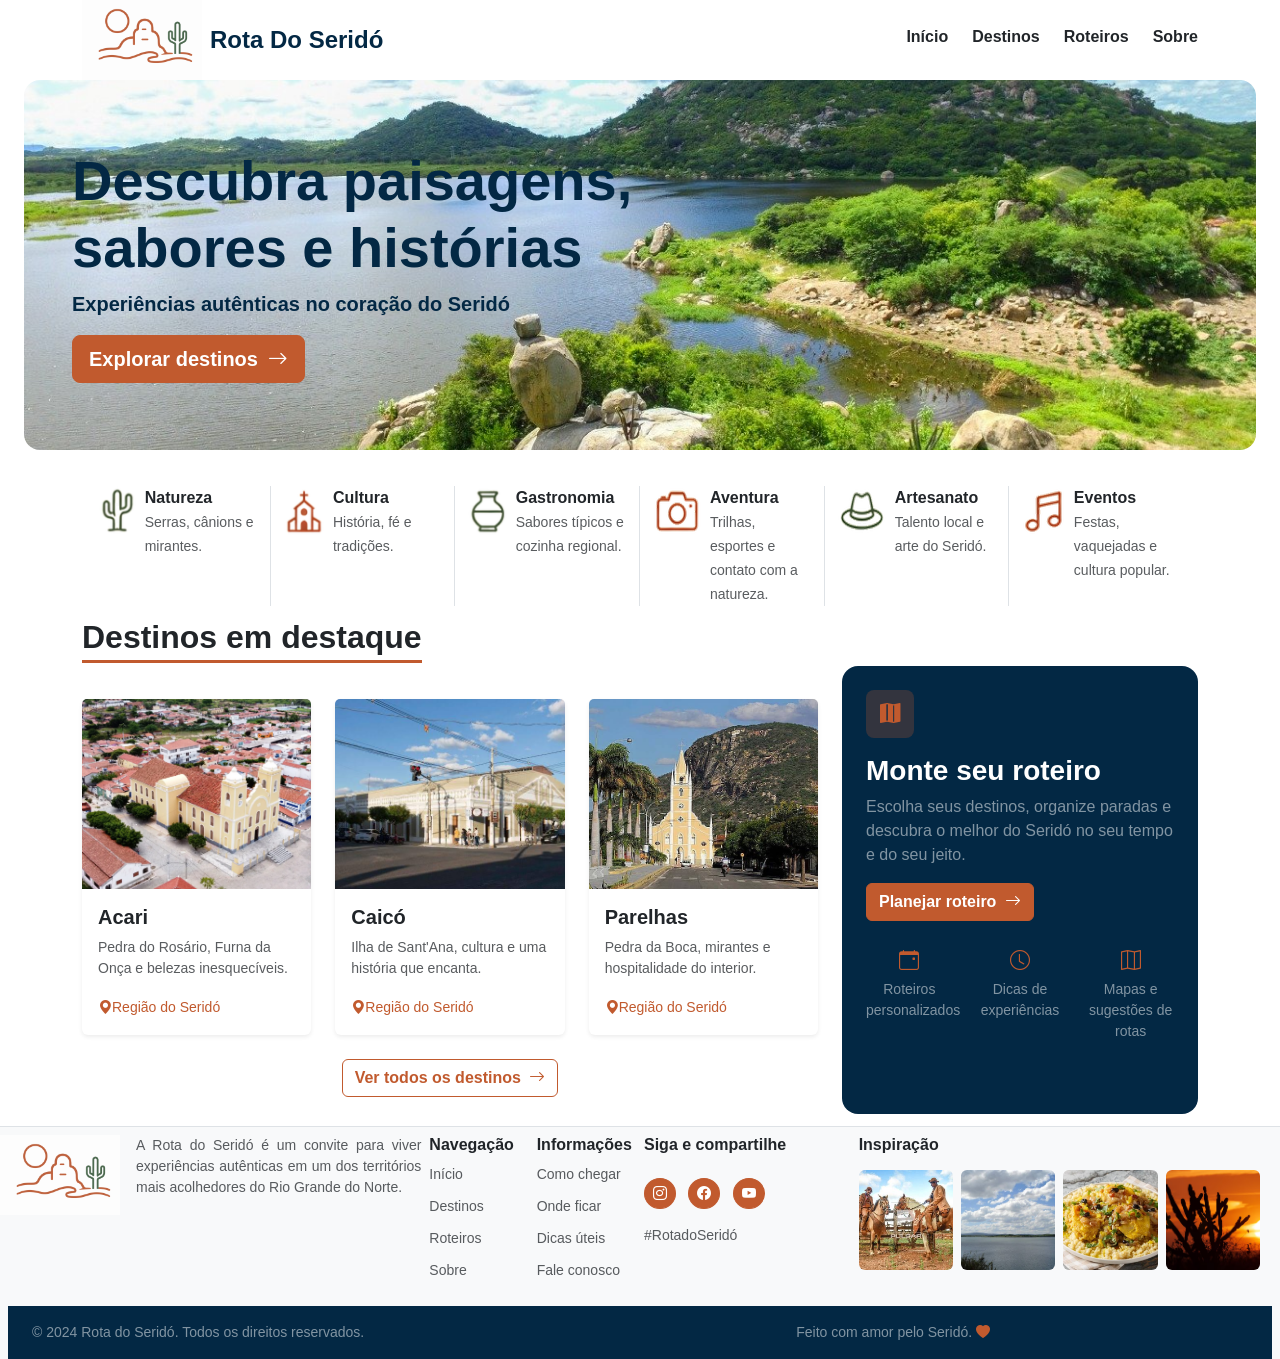
<file: index.html>
<!doctype html>
<html lang="pt-BR">

<head>
  <meta charset="UTF-8" />
  <meta name="viewport" content="width=device-width, initial-scale=1.0" />
  <title>Rota do Seridó</title>

  <link rel="stylesheet" href="https://cdn.jsdelivr.net/npm/bootstrap@5.3.8/dist/css/bootstrap.min.css" rel="stylesheet"
    integrity="sha384-sRIl4kxILFvY47J16cr9ZwB07vP4J8+LH7qKQnuqkuIAvNWLzeN8tE5YBujZqJLB" crossorigin="anonymous" />

  <link rel="stylesheet" href="https://cdn.jsdelivr.net/npm/bootstrap-icons@1.13.1/font/bootstrap-icons.min.css">

  <link rel="stylesheet" href="styles.css" />

</head>

<body>

  <div class="container d-flex justify-content-between align-items-center py-0">
    <header id="cabecalho" class="d-flex align-items-center gap-2">
      <img src="imagens1/LogoRotaDoSerido.png" alt="Logo Rota do Seridó" width="120px" height="80px">
      <h1 class="fs-4 fw-bold mb-0">Rota Do Seridó</h1>
    </header>

    <nav id="navegacao-principal" class="list-unstyled d-flex gap-4 mb-0">
      <a class="text-decoration-none fw-semibold text-dark" href="index.html">Início</a>
      <a class="text-decoration-none fw-semibold text-dark" href="destinos.html">Destinos</a>
      <a class="text-decoration-none fw-semibold text-dark" href="#">Roteiros</a>
      <a class="text-decoration-none fw-semibold text-dark" href="#">Sobre</a>
    </nav>
  </div>

  <section id="imagem-inicio" class="position-relative rounded-4 overflow-hidden mb-2 mx-3 mx-md-4">
    <figure class="m-0 py-0">
      <div class="ratio ratio-21x9" style="--bs-aspect-ratio: 30%;">
        <img class="object-fit-cover" src="imagens1/ImagemInicio.jpg" alt="Paisagem do Seridó">
      </div>
    </figure>

    <article class="position-absolute top-0 start-0 w-100 h-100 d-flex align-items-center">
      <div class="col-lg-7 col-md-9 p-4 p-md-5">
        <h2 class="display-4 fw-bold" style="color: #032844;">Descubra paisagens, sabores e histórias</h2>
        <p class="fs-5 fw-semibold" style="color: #032844;">Experiências autênticas no coração do Seridó</p>
        <a class="btn btn-danger btn-lg fw-bold" href="destinos.html">Explorar destinos <i
            class="bi bi-arrow-right ms-1"></i></a>
      </div>
    </article>

  </section>

  <main class="container">

    <section id="categorias" class="row row-cols-2 row-cols-md-3 row-cols-lg-6 g-4 py-1 m-1">

      <article class="d-flex gap-2 border-end">
        <img src="imagens1/icone-natureza.png" alt="" width="50" height="50">
        <div class="flex-column">
          <p class="fw-bold mb-0">Natureza</p>
          <small class="text-muted mb-0" style="text-align: justify;">Serras, cânions e mirantes.</small>
        </div>
      </article>

      <article class="d-flex gap-2 border-end">
        <img src="imagens1/icone-cultura.png" alt="" width="50" height="50">
        <div class="flex-column">
          <p class="fw-bold mb-0">Cultura</p>
          <small class="text-muted mb-0" style="text-align: justify;">História, fé e tradições.</small>
        </div>
      </article>

      <article class="d-flex gap-2 border-end">
        <img src="imagens1/icone-gastronomia.png" alt="" width="50" height="50">
        <div class="flex-column">
          <p class="fw-bold mb-0">Gastronomia</p>
          <small class="text-muted mb-0" style="text-align: justify;">Sabores típicos e cozinha regional.</small>
        </div>
      </article>

      <article class="d-flex gap-2 border-end">
        <img src="imagens1/icone-aventura.png" alt="" width="50" height="50">
        <div class="flex-column">
          <p class="fw-bold mb-0">Aventura</p>
          <small class="text-muted mb-0" style="text-align: justify;">Trilhas, esportes e contato com a
            natureza.</small>
        </div>
      </article>

      <article class="d-flex gap-2 border-end">
        <img src="imagens1/icone-artesanato.png" alt="" width="50" height="50">
        <div class="flex-column">
          <p class="fw-bold mb-0">Artesanato</p>
          <small class="text-muted mb-0" style="text-align: justify;">Talento local e arte do Seridó.</small>
        </div>
      </article>

      <article class="d-flex gap-2">
        <img src="imagens1/icone-eventos.png" alt="" width="50" height="50">
        <div class="flex-column">
          <p class="fw-bold mb-0">Eventos</p>
          <small class="text-muted mb-0" style="text-align: justify;">Festas, vaquejadas e cultura popular.</small>
        </div>
      </article>

    </section>

    <div class="row g-4 py-1">

      <section id="destinos" class="col-lg-8">
        <h2 class="fw-bold border-bottom border-danger border-3 d-inline-block pb-1">Destinos em destaque</h2>

        <div class="row g-4 mt-1">

          <article class="col-md-4">
            <div class="card h-100 shadow-sm border-0">
              <figure class="m-0">
                <img src="imagens1/Acari.png" alt="Acari" class="card-img-top object-fit-cover" style="height: 190px;">
              </figure>
              <div class="card-body">
                <h3 class="card-title fs-5 fw-bold">Acari</h3>
                <p class="card-text text-muted small">
                  Pedra do Rosário, Furna da Onça e belezas inesquecíveis.
                </p>
                <small class="text-danger"><i class="bi bi-geo-alt-fill"></i>Região do Seridó</small>
              </div>
            </div>
          </article>

          <article class="col-md-4">
            <div class="card h-100 shadow-sm border-0">
              <figure class="m-0">
                <img src="imagens1/Caico.png" alt="Caicó" class="card-img-top object-fit-cover" style="height: 190px;">
              </figure>
              <div class="card-body">
                <h3 class="card-title fs-5 fw-bold">Caicó</h3>
                <p class="card-text text-muted small">
                  Ilha de Sant'Ana, cultura e uma história que encanta.
                </p>
                <small class="text-danger"><i class="bi bi-geo-alt-fill"></i>Região do Seridó</small>
              </div>
            </div>
          </article>

          <article class="col-md-4">
            <div class="card h-100 shadow-sm border-0">
              <figure class="m-0">
                <img src="imagens1/Parelhas.png" alt="Parelhas" class="card-img-top object-fit-cover"
                  style="height: 190px;">
              </figure>
              <div class="card-body">
                <h3 class="card-title fs-5 fw-bold">Parelhas</h3>
                <p class="card-text text-muted small">
                  Pedra da Boca, mirantes e hospitalidade do interior.
                </p>
                <small class="text-danger"><i class="bi bi-geo-alt-fill"></i>Região do Seridó</small>
              </div>
            </div>
          </article>

        </div>

        <div class="text-center mt-4">
          <a href="destinos.html" class="btn btn-outline-danger fw-bold">Ver todos os destinos <i class="bi bi-arrow-right ms-1"></i>
          </a>
        </div>

      </section>

      <aside id="card-roteiro" class="col-12 col-lg-4 mb-5">

        <article class="text-white rounded-4 p-4 mt-4 mt-lg-5 h-100" style="background-color: #032844;">
          <div class="bg-danger bg-opacity-25 rounded-3 d-inline-flex align-items-center justify-content-center mb-3"
            style="width: 48px; height: 48px">
            <i class="bi bi-map-fill text-danger fs-5"></i>
          </div>
          <h2 class="fs-3 fw-bold">Monte seu roteiro</h2>
          <p class="text-white-50">
            Escolha seus destinos, organize paradas e descubra o melhor
            do Seridó no seu tempo e do seu jeito.
          </p>
          <a href="#" class="btn btn-danger fw-bold mb-4">
            Planejar roteiro <i class="bi bi-arrow-right ms-1"></i>
          </a>

          <div class="row text-center small text-white-50">
            <div class="col-4">
              <i class="bi bi-calendar-event text-danger d-block mb-1 fs-5"></i>
              Roteiros personalizados
            </div>
            <div class="col-4">
              <i class="bi bi-clock text-danger d-block mb-1 fs-5"></i>
              Dicas de experiências
            </div>
            <div class="col-4">
              <i class="bi bi-map text-danger d-block mb-1 fs-5"></i>
              Mapas e sugestões de rotas
            </div>
          </div>
        </article>

      </aside>
    </div>
  </main>

  <footer id="rodape" class="bg-light border-top mt-2">

    <div class="row g-2 py-2">

      <section class="d-flex flex-column flex-sm-row justify-content-between col-12 col-lg-4 gap-3">
        <img src="imagens1/LogoRotaDoSerido.png" alt="Logo Rota do Seridó" width="120" height="80" class="mb-2">
        <small class="text-muted" style="text-align: justify;">
          A Rota do Seridó é um convite para viver experiências
          autênticas em um dos territórios mais acolhedores do
          Rio Grande do Norte.
        </small>
      </section>

      <nav id="Navegacao-rodape" class="col-12 col-sm-6 col-lg-1">
        <h4 class="fs-6 fw-bold">Navegação</h4>
        <ul class="list-unstyled">
          <li class="mb-2"><a href="" class="text-muted text-decoration-none small">Início</a></li>
          <li class="mb-2"><a href="" class="text-muted text-decoration-none small">Destinos</a></li>
          <li class="mb-2"><a href="" class="text-muted text-decoration-none small">Roteiros</a></li>
          <li class="mb-2"><a href="" class="text-muted text-decoration-none small">Sobre</a></li>
        </ul>
      </nav>

      <section id="informacoes" class="col-12 col-sm-6 col-lg-1">
        <h4 class="fs-6 fw-bold">Informações</h4>
        <ul class="list-unstyled">
          <li class="mb-2"><a href="" class="text-muted text-decoration-none small">Como chegar</a></li>
          <li class="mb-2"><a href="" class="text-muted text-decoration-none small">Onde ficar</a></li>
          <li class="mb-2"><a href="" class="text-muted text-decoration-none small">Dicas úteis</a></li>
          <li class="mb-2"><a href="" class="text-muted text-decoration-none small">Fale conosco</a></li>
        </ul>
      </section>

      <section id="redes-sociais" class="col-12 col-sm-6 col-lg-2">
        <h4 class="fs-6 fw-bold small pb-3">Siga e compartilhe</h4>
        <ul class="list-inline">
          <li class="list-inline-item"><a href="" class="btn btn-danger btn-sm rounded-circle"><i
                class="bi bi-instagram"></i></a></li>
          <li class="list-inline-item"><a href="" class="btn btn-danger btn-sm rounded-circle"><i
                class="bi bi-facebook"></i></a></li>
          <li class="list-inline-item"><a href="" class="btn btn-danger btn-sm rounded-circle"><i
                class="bi bi-youtube"></i></a></li>
        </ul>
        <p class="text-muted small">#RotadoSeridó</p>
      </section>

      <section id="inspiracao" class="col-12 col-sm-6 col-lg-4 pe-4">
        <h4 class="fs-6 fw-bold pb-3">Inspiração</h4>
        <div class="row row-cols-4 g-2">
          <figure class="col m-0">
            <img src="imagens1/Vaqueiros.png" alt="Vaqueiros" class="img-fluid rounded object-fit-cover w-100"
              style="height: 100px;">
          </figure>
          <figure class="col m-0">
            <img src="imagens1/açude2.png" alt="Açude" class="img-fluid rounded object-fit-cover w-100"
              style="height: 100px;">
          </figure>
          <figure class="col m-0">
            <img src="imagens1/cuscuz.png" alt="Cuscuz" class="img-fluid rounded object-fit-cover w-100"
              style="height: 100px;">
          </figure>
          <figure class="col m-0">
            <img src="imagens1/cacto.png" alt="Cacto" class="img-fluid rounded object-fit-cover w-100"
              style="height: 100px;">
          </figure>
        </div>
      </section>

    </div>

    <section id="conclusao" class=" text-white-50 py-3 mx-md-2" style="background-color: #032844;">
      <div class="d-flex small" id="rodape-final">
        <p class="mb-0 ps-4">&copy; 2024 Rota do Seridó. Todos os direitos reservados.</p>
        <p class="mb-0"id="feito-amor" style="padding-left: 27rem;">Feito com amor pelo Seridó. <i class="bi bi-heart-fill text-danger"></i></p>
      </div>
    </section>

  </footer>

</body>

</html>
</file>
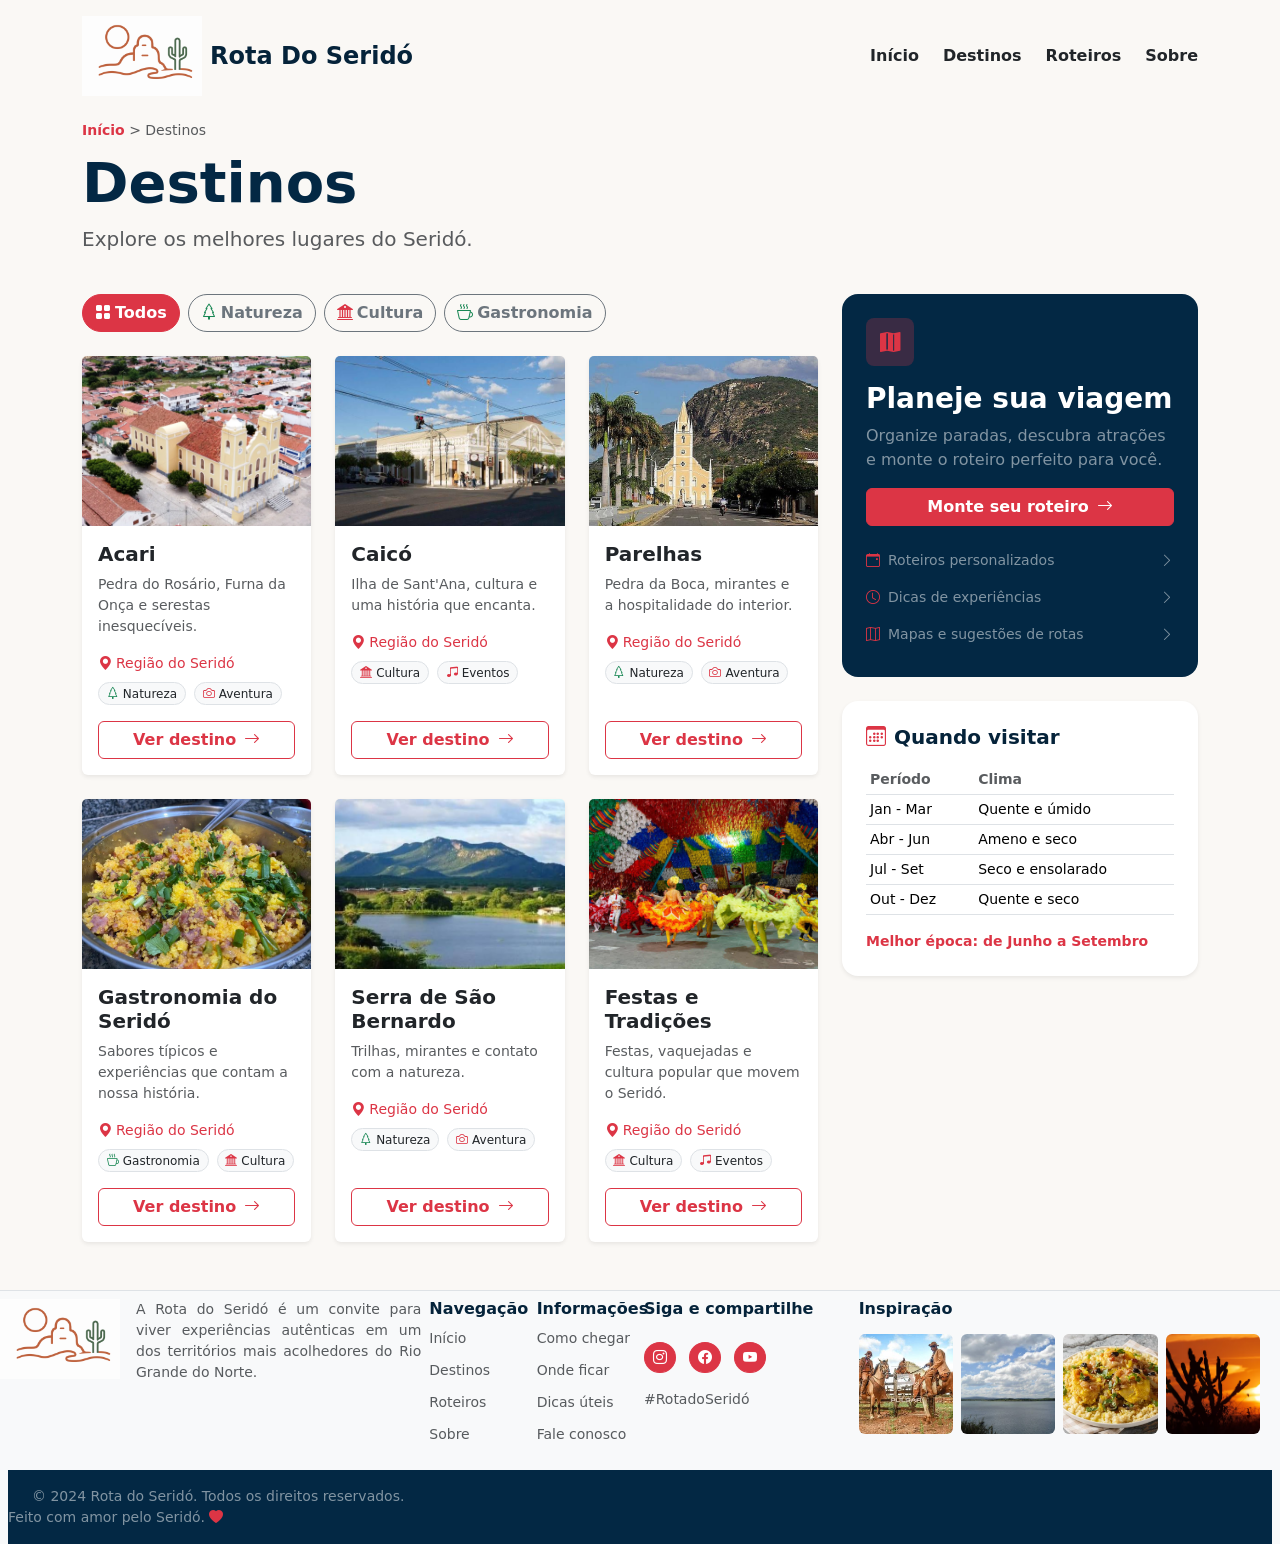
<file: destinos.html>
<!doctype html>
<html lang="pt-BR">

<head>
  <meta charset="UTF-8" />
  <meta name="viewport" content="width=device-width, initial-scale=1.0" />
  <title>Destinos - Rota do Seridó</title>

  <link rel="stylesheet" href="https://cdn.jsdelivr.net/npm/bootstrap@5.3.8/dist/css/bootstrap.min.css" rel="stylesheet"
    integrity="sha384-sRIl4kxILFvY47J16cr9ZwB07vP4J8+LH7qKQnuqkuIAvNWLzeN8tE5YBujZqJLB" crossorigin="anonymous" />
  <link rel="stylesheet" href="https://cdn.jsdelivr.net/npm/bootstrap-icons@1.13.1/font/bootstrap-icons.min.css">

  <link rel="stylesheet" href="destinos.css" />

</head>
<body>

  <div class="container d-flex justify-content-between align-items-center py-3">
    <header id="cabecalho" class="d-flex align-items-center gap-2">
      <img src="imagens1/LogoRotaDoSerido.png" alt="Logo Rota do Seridó" width="120px" height="80px">
      <h1 class="fs-4 fw-bold mb-0">Rota Do Seridó</h1>
    </header>
    <nav id="navegacao-principal" class="list-unstyled d-flex gap-4 mb-0">
      <a class="text-decoration-none fw-semibold text-dark" href="index.html">Início</a>
      <a class="text-decoration-none fw-semibold text-dark" href="destinos.html">Destinos</a>
      <a class="text-decoration-none fw-semibold text-dark" href="#">Roteiros</a>
      <a class="text-decoration-none fw-semibold text-dark" href="#">Sobre</a>
    </nav>
  </div>

  <main class="container">

    <section id="cabecalho2" class="pt-2 pb-4">
      <p class="small mb-2">
        <a href="index.html" class="text-danger text-decoration-none fw-semibold">Início</a>
        <span class="text-muted"> &gt; Destinos</span>
      </p>
      <h2 class="display-4 fw-bold" style="color:#032844;">Destinos</h2>
      <p class="text-muted fs-5">Explore os melhores lugares do Seridó.</p>
    </section>

    <div class="row g-4">

      <section id="cards" class="col-lg-8">

        <nav id="navegacao-cards" class="mb-4">
          <ul class="list-unstyled d-flex flex-wrap gap-2 mb-0">
            <li><a href="#" class="btn btn-danger rounded-pill fw-semibold"><i class="bi bi-grid-fill me-1"></i>Todos</a></li>
            <li><a href="#" class="btn btn-outline-secondary rounded-pill fw-semibold"><i class="bi bi-tree text-success me-1"></i>Natureza</a></li>
            <li><a href="#" class="btn btn-outline-secondary rounded-pill fw-semibold"><i class="bi bi-bank2 text-danger me-1"></i>Cultura</a></li>
            <li><a href="#" class="btn btn-outline-secondary rounded-pill fw-semibold"><i class="bi bi-cup-hot text-success me-1"></i>Gastronomia</a></li>
          </ul>
        </nav>

        <div id="lista-cards" class="row row-cols-1 row-cols-md-2 row-cols-xl-3 g-4">

          <article class="col">
            <div class="card h-100 shadow-sm border-0">
              <img src="imagens1/Acari.png" alt="Acari" class="card-img-top object-fit-cover" style="height:170px">
              <div class="card-body d-flex flex-column">
                <h3 class="card-title fs-5 fw-bold">Acari</h3>
                <p class="card-text text-muted small">Pedra do Rosário, Furna da Onça e serestas inesquecíveis.</p>
                <small class="text-danger mb-2"><i class="bi bi-geo-alt-fill me-1"></i>Região do Seridó</small>
                <div class="d-flex flex-wrap gap-2 mb-3">
                  <span class="badge rounded-pill bg-light text-dark border fw-normal"><i class="bi bi-tree text-success me-1"></i>Natureza</span>
                  <span class="badge rounded-pill bg-light text-dark border fw-normal"><i class="bi bi-camera text-danger me-1"></i>Aventura</span>
                </div>
                <a href="detalhe.html" class="btn btn-outline-danger fw-bold mt-auto d-flex justify-content-center align-items-center gap-2">Ver destino <i class="bi bi-arrow-right"></i></a>
              </div>
            </div>
          </article>

          <article class="col">
            <div class="card h-100 shadow-sm border-0">
              <img src="imagens1/Caico.png" alt="Caicó" class="card-img-top object-fit-cover" style="height:170px">
              <div class="card-body d-flex flex-column">
                <h3 class="card-title fs-5 fw-bold">Caicó</h3>
                <p class="card-text text-muted small">Ilha de Sant'Ana, cultura e uma história que encanta.</p>
                <small class="text-danger mb-2"><i class="bi bi-geo-alt-fill me-1"></i>Região do Seridó</small>
                <div class="d-flex flex-wrap gap-2 mb-3">
                  <span class="badge rounded-pill bg-light text-dark border fw-normal"><i class="bi bi-bank2 text-danger me-1"></i>Cultura</span>
                  <span class="badge rounded-pill bg-light text-dark border fw-normal"><i class="bi bi-music-note-beamed text-danger me-1"></i>Eventos</span>
                </div>
                <a href="detalhe.html" class="btn btn-outline-danger fw-bold mt-auto d-flex justify-content-center align-items-center gap-2">Ver destino <i class="bi bi-arrow-right"></i></a>
              </div>
            </div>
          </article>

          <article class="col">
            <div class="card h-100 shadow-sm border-0">
              <img src="imagens1/Parelhas.png" alt="Parelhas" class="card-img-top object-fit-cover" style="height:170px">
              <div class="card-body d-flex flex-column">
                <h3 class="card-title fs-5 fw-bold">Parelhas</h3>
                <p class="card-text text-muted small">Pedra da Boca, mirantes e a hospitalidade do interior.</p>
                <small class="text-danger mb-2"><i class="bi bi-geo-alt-fill me-1"></i>Região do Seridó</small>
                <div class="d-flex flex-wrap gap-2 mb-3">
                  <span class="badge rounded-pill bg-light text-dark border fw-normal"><i class="bi bi-tree text-success me-1"></i>Natureza</span>
                  <span class="badge rounded-pill bg-light text-dark border fw-normal"><i class="bi bi-camera text-danger me-1"></i>Aventura</span>
                </div>
                <a href="detalhe.html" class="btn btn-outline-danger fw-bold mt-auto d-flex justify-content-center align-items-center gap-2">Ver destino <i class="bi bi-arrow-right"></i></a>
              </div>
            </div>
          </article>

          <article class="col">
            <div class="card h-100 shadow-sm border-0">
              <img src="imagens1/Gastronomia.jpeg" alt="Gastronomia do Seridó" class="card-img-top object-fit-cover" style="height:170px">
              <div class="card-body d-flex flex-column">
                <h3 class="card-title fs-5 fw-bold">Gastronomia do Seridó</h3>
                <p class="card-text text-muted small">Sabores típicos e experiências que contam a nossa história.</p>
                <small class="text-danger mb-2"><i class="bi bi-geo-alt-fill me-1"></i>Região do Seridó</small>
                <div class="d-flex flex-wrap gap-2 mb-3">
                  <span class="badge rounded-pill bg-light text-dark border fw-normal"><i class="bi bi-cup-hot text-success me-1"></i>Gastronomia</span>
                  <span class="badge rounded-pill bg-light text-dark border fw-normal"><i class="bi bi-bank2 text-danger me-1"></i>Cultura</span>
                </div>
                <a href="detalhe.html" class="btn btn-outline-danger fw-bold mt-auto d-flex justify-content-center align-items-center gap-2">Ver destino <i class="bi bi-arrow-right"></i></a>
              </div>
            </div>
          </article>

          <article class="col">
            <div class="card h-100 shadow-sm border-0">
              <img src="imagens1/SaoBernardo.jfif" alt="Serra de São Bernardo" class="card-img-top object-fit-cover" style="height:170px">
              <div class="card-body d-flex flex-column">
                <h3 class="card-title fs-5 fw-bold">Serra de São Bernardo</h3>
                <p class="card-text text-muted small">Trilhas, mirantes e contato com a natureza.</p>
                <small class="text-danger mb-2"><i class="bi bi-geo-alt-fill me-1"></i>Região do Seridó</small>
                <div class="d-flex flex-wrap gap-2 mb-3">
                  <span class="badge rounded-pill bg-light text-dark border fw-normal"><i class="bi bi-tree text-success me-1"></i>Natureza</span>
                  <span class="badge rounded-pill bg-light text-dark border fw-normal"><i class="bi bi-camera text-danger me-1"></i>Aventura</span>
                </div>
                <a href="detalhe.html" class="btn btn-outline-danger fw-bold mt-auto d-flex justify-content-center align-items-center gap-2">Ver destino <i class="bi bi-arrow-right"></i></a>
              </div>
            </div>
          </article>

          <article class="col">
            <div class="card h-100 shadow-sm border-0">
              <img src="imagens1/festas.jfif" alt="Festas e Tradições" class="card-img-top object-fit-cover" style="height:170px">
              <div class="card-body d-flex flex-column">
                <h3 class="card-title fs-5 fw-bold">Festas e Tradições</h3>
                <p class="card-text text-muted small">Festas, vaquejadas e cultura popular que movem o Seridó.</p>
                <small class="text-danger mb-2"><i class="bi bi-geo-alt-fill me-1"></i>Região do Seridó</small>
                <div class="d-flex flex-wrap gap-2 mb-3">
                  <span class="badge rounded-pill bg-light text-dark border fw-normal"><i class="bi bi-bank2 text-danger me-1"></i>Cultura</span>
                  <span class="badge rounded-pill bg-light text-dark border fw-normal"><i class="bi bi-music-note-beamed text-danger me-1"></i>Eventos</span>
                </div>
                <a href="detalhe.html" class="btn btn-outline-danger fw-bold mt-auto d-flex justify-content-center align-items-center gap-2">Ver destino <i class="bi bi-arrow-right"></i></a>
              </div>
            </div>
          </article>

        </div>
      </section>

      <!-- SIDEBAR -->
      <aside id="sidebar" class="col-lg-4">

        <div id="planejamento" class="text-white rounded-4 p-4 mb-4" style="background-color:#032844;">
          <div class="bg-danger bg-opacity-25 rounded-3 d-inline-flex align-items-center justify-content-center mb-3" style="width:48px;height:48px">
            <i class="bi bi-map-fill text-danger fs-5"></i>
          </div>
          <h3 class="fs-3 fw-bold">Planeje sua viagem</h3>
          <p class="text-white-50">Organize paradas, descubra atrações e monte o roteiro perfeito para você.</p>
          <a href="#" class="btn btn-danger fw-bold w-100 mb-3 d-flex justify-content-center align-items-center gap-2">Monte seu roteiro <i class="bi bi-arrow-right"></i></a>
          <ul class="list-unstyled small text-white-50 mb-0">
            <li class="d-flex justify-content-between align-items-center py-2"><span><i class="bi bi-calendar-event text-danger me-2"></i>Roteiros personalizados</span><i class="bi bi-chevron-right"></i></li>
            <li class="d-flex justify-content-between align-items-center py-2"><span><i class="bi bi-clock text-danger me-2"></i>Dicas de experiências</span><i class="bi bi-chevron-right"></i></li>
            <li class="d-flex justify-content-between align-items-center py-2"><span><i class="bi bi-map text-danger me-2"></i>Mapas e sugestões de rotas</span><i class="bi bi-chevron-right"></i></li>
          </ul>
        </div>

        <div id="quando-visitar" class="bg-white rounded-4 shadow-sm p-4">
          <h3 class="fs-5 fw-bold mb-3"><i class="bi bi-calendar3 text-danger me-2"></i>Quando visitar</h3>
          <table class="table table-sm mb-3">
            <caption class="d-none">Quando visitar</caption>
            <thead>
              <tr><th scope="col" class="text-muted small fw-semibold">Período</th><th scope="col" class="text-muted small fw-semibold">Clima</th></tr>
            </thead>
            <tbody class="small">
              <tr><td>Jan - Mar</td><td>Quente e úmido</td></tr>
              <tr><td>Abr - Jun</td><td>Ameno e seco</td></tr>
              <tr><td>Jul - Set</td><td>Seco e ensolarado</td></tr>
              <tr><td>Out - Dez</td><td>Quente e seco</td></tr>
            </tbody>
          </table>
          <p class="text-danger fw-bold small mb-0">Melhor época: de Junho a Setembro</p>
        </div>

      </aside>

    </div>
  </main>

  <footer id="rodape" class="bg-light border-top mt-5">

    <div class="row g-2 py-2">

      <section class="d-flex flex-column flex-sm-row justify-content-between col-12 col-lg-4 gap-3">
        <img src="imagens1/LogoRotaDoSerido.png" alt="Logo Rota do Seridó" width="120" height="80" class="mb-2">
        <small class="text-muted" style="text-align: justify;">
          A Rota do Seridó é um convite para viver experiências
          autênticas em um dos territórios mais acolhedores do
          Rio Grande do Norte.
        </small>
      </section>

      <nav id="Navegacao-rodape" class="col-12 col-sm-6 col-lg-1">
        <h4 class="fs-6 fw-bold">Navegação</h4>
        <ul class="list-unstyled">
          <li class="mb-2"><a href="" class="text-muted text-decoration-none small">Início</a></li>
          <li class="mb-2"><a href="" class="text-muted text-decoration-none small">Destinos</a></li>
          <li class="mb-2"><a href="" class="text-muted text-decoration-none small">Roteiros</a></li>
          <li class="mb-2"><a href="" class="text-muted text-decoration-none small">Sobre</a></li>
        </ul>
      </nav>

      <section id="informacoes" class="col-12 col-sm-6 col-lg-1">
        <h4 class="fs-6 fw-bold">Informações</h4>
        <ul class="list-unstyled">
          <li class="mb-2"><a href="" class="text-muted text-decoration-none small">Como chegar</a></li>
          <li class="mb-2"><a href="" class="text-muted text-decoration-none small">Onde ficar</a></li>
          <li class="mb-2"><a href="" class="text-muted text-decoration-none small">Dicas úteis</a></li>
          <li class="mb-2"><a href="" class="text-muted text-decoration-none small">Fale conosco</a></li>
        </ul>
      </section>

      <section id="redes-sociais" class="col-12 col-sm-6 col-lg-2">
        <h4 class="fs-6 fw-bold small pb-3">Siga e compartilhe</h4>
        <ul class="list-inline">
          <li class="list-inline-item"><a href="" class="btn btn-danger btn-sm rounded-circle"><i
                class="bi bi-instagram"></i></a></li>
          <li class="list-inline-item"><a href="" class="btn btn-danger btn-sm rounded-circle"><i
                class="bi bi-facebook"></i></a></li>
          <li class="list-inline-item"><a href="" class="btn btn-danger btn-sm rounded-circle"><i
                class="bi bi-youtube"></i></a></li>
        </ul>
        <p class="text-muted small">#RotadoSeridó</p>
      </section>

      <section id="inspiracao" class="col-12 col-sm-6 col-lg-4 pe-4">
        <h4 class="fs-6 fw-bold pb-3">Inspiração</h4>
        <div class="row row-cols-4 g-2">
          <figure class="col m-0">
            <img src="imagens1/Vaqueiros.png" alt="Vaqueiros" class="img-fluid rounded object-fit-cover w-100"
              style="height: 100px;">
          </figure>
          <figure class="col m-0">
            <img src="imagens1/açude2.png" alt="Açude" class="img-fluid rounded object-fit-cover w-100"
              style="height: 100px;">
          </figure>
          <figure class="col m-0">
            <img src="imagens1/cuscuz.png" alt="Cuscuz" class="img-fluid rounded object-fit-cover w-100"
              style="height: 100px;">
          </figure>
          <figure class="col m-0">
            <img src="imagens1/cacto.png" alt="Cacto" class="img-fluid rounded object-fit-cover w-100"
              style="height: 100px;">
          </figure>
        </div>
      </section>

    </div>

    <section id="conclusao" class="text-white-50 py-3 mx-md-2 mb-0" style="background-color:#032844;">
      <div class="position-relative small" id="rodape-final">
        <p class="mb-0 ps-4" >&copy; 2024 Rota do Seridó. Todos os direitos reservados.</p>
        <p class="mb-0" id="feito-amor" style="align-items: center;">Feito com amor pelo Seridó. <i class="bi bi-heart-fill text-danger"></i></p>
      </div>
    </section>

  </footer>

</body>
</html>
</file>
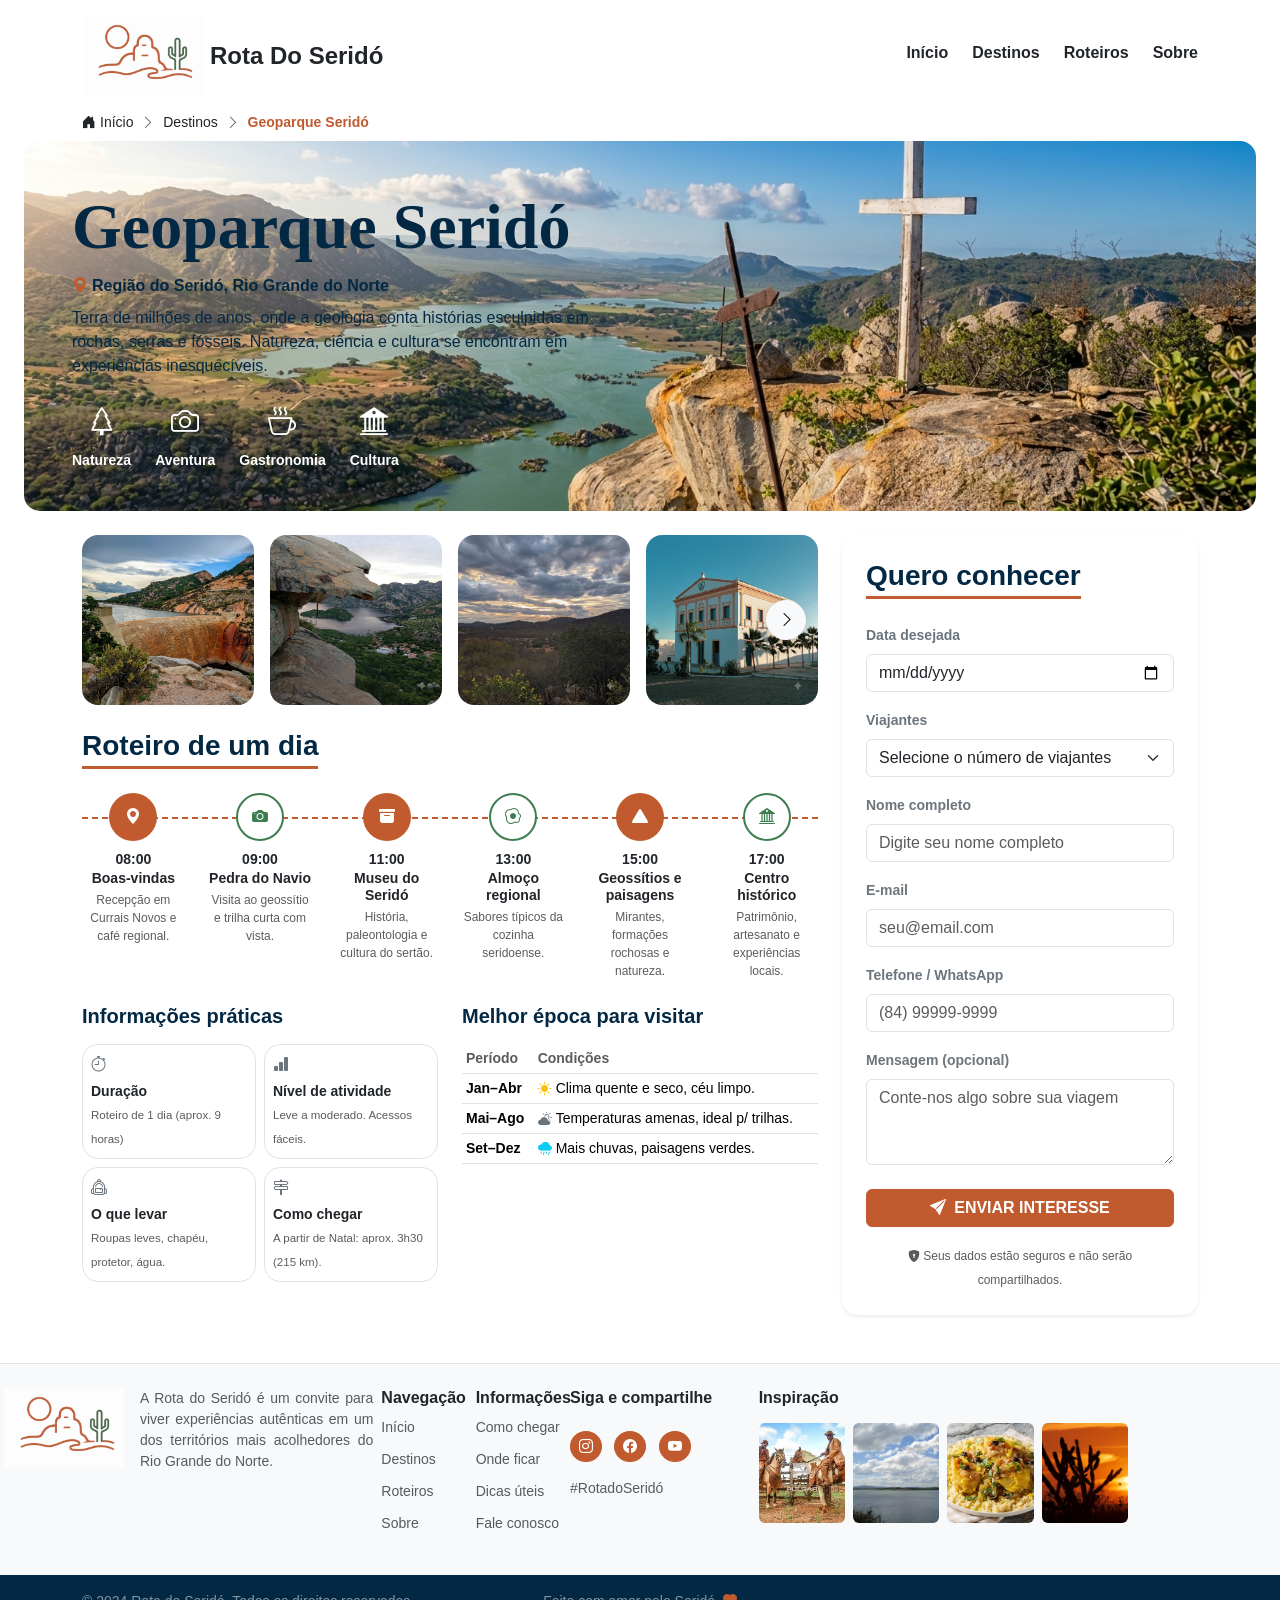
<file: detalhe.html>
<!doctype html>
<html lang="pt-BR">

<head>
  <meta charset="UTF-8" />
  <meta name="viewport" content="width=device-width, initial-scale=1.0" />
  <title>Geoparque Seridó - Rota do Seridó</title>
  <link rel="stylesheet" href="https://cdn.jsdelivr.net/npm/bootstrap@5.3.8/dist/css/bootstrap.min.css" rel="stylesheet"
    integrity="sha384-sRIl4kxILFvY47J16cr9ZwB07vP4J8+LH7qKQnuqkuIAvNWLzeN8tE5YBujZqJLB" crossorigin="anonymous" />
  <link rel="stylesheet" href="https://cdn.jsdelivr.net/npm/bootstrap-icons@1.13.1/font/bootstrap-icons.min.css">
  <link rel="stylesheet" href="detalhes.css" />

</head>

<body>

  <div class="container d-flex justify-content-between align-items-center py-3">
    <a href="index.html" class="d-flex align-items-center gap-2 text-decoration-none">
      <img src="imagens1/LogoRotaDoSerido.png" alt="Logo Rota do Seridó" width="120" height="80">
      <span class="fs-4 fw-bold text-dark">Rota Do Seridó</span>
    </a>
    <nav id="navegacao-principal" class="list-unstyled d-flex gap-4 mb-0">
      <a class="text-decoration-none fw-semibold text-dark" href="index.html">Início</a>
      <a class="text-decoration-none fw-semibold text-dark" href="destinos.html">Destinos</a>
      <a class="text-decoration-none fw-semibold text-dark" href="#">Roteiros</a>
      <a class="text-decoration-none fw-semibold text-dark" href="#">Sobre</a>
    </nav>
  </div>

  <p class="container small mb-2">
    <a href="index.html" class="text-dark text-decoration-none"><i class="bi bi-house-door-fill me-1"></i>Início</a>
    <i class="bi bi-chevron-right mx-1 text-muted"></i>
    <a href="destinos.html" class="text-dark text-decoration-none">Destinos</a>
    <i class="bi bi-chevron-right mx-1 text-muted"></i>
    <span class="text-danger fw-semibold">Geoparque Seridó</span>
  </p>

  <section class="position-relative rounded-4 overflow-hidden mx-3 mx-md-4 mb-4">
    <div class="ratio ratio-21x9" style="--bs-aspect-ratio:30%">
      <img src="imagens1/bannerGeoparque.png" class="object-fit-cover" alt="Geoparque Seridó">
    </div>
    <div class="position-absolute top-0 start-0 h-100 d-flex align-items-start p-4 p-md-5" style="max-width:640px">
      <div>
        <h1 class="display-3 fw-bold" style="color:#032844;font-family:Georgia,serif;">Geoparque Seridó</h1>
        <p class="fw-semibold mb-2" style="color:#032844;"><i class="bi bi-geo-alt-fill text-danger me-1"></i>Região do Seridó, Rio Grande do Norte</p>
        <p class="mb-4" style="color:#032844;">Terra de milhões de anos, onde a geologia conta histórias esculpidas em rochas, serras e fósseis. Natureza, ciência e cultura se encontram em experiências inesquecíveis.</p>
        <div class="d-flex gap-4 text-white">
          <div class="text-center"><i class="bi bi-tree fs-3 d-block mb-1"></i><span class="fw-bold small">Natureza</span></div>
          <div class="text-center"><i class="bi bi-camera fs-3 d-block mb-1"></i><span class="fw-bold small">Aventura</span></div>
          <div class="text-center"><i class="bi bi-cup-hot fs-3 d-block mb-1"></i><span class="fw-bold small">Gastronomia</span></div>
          <div class="text-center"><i class="bi bi-bank2 fs-3 d-block mb-1"></i><span class="fw-bold small">Cultura</span></div>
        </div>
      </div>
    </div>
  </section>

  <main class="container">
    <div class="row g-4">
      <div class="col-lg-8">

        <!-- galeria de fotos -->
        <div class="row g-3 mb-4">
          <div class="col-3"><img src="imagens1/açude.png" class="rounded-4 w-100" style="height:170px;object-fit:cover" alt="Açude"></div>
          <div class="col-3"><img src="imagens1/serra2.png" class="rounded-4 w-100" style="height:170px;object-fit:cover" alt="Serra"></div>
          <div class="col-3"><img src="imagens1/solNascer.png" class="rounded-4 w-100" style="height:170px;object-fit:cover" alt="Fóssil"></div>
          <div class="col-3 position-relative">
            <img src="imagens1/museu.png" class="rounded-4 w-100" style="height:170px;object-fit:cover" alt="Museu">
            <button class="btn btn-light rounded-circle shadow position-absolute top-50 end-0 translate-middle" style="width:40px;height:40px;"><i class="bi bi-chevron-right"></i></button>
          </div>
        </div>

        <!-- roteiro do dia -->
        <h2 class="h3 fw-bold mb-4 d-inline-block border-bottom border-danger border-3 pb-1" style="color:#032844;">Roteiro de um dia</h2>

        <div class="position-relative mb-4 d-none d-md-block">
          <div class="tl-line"></div>
          <div class="row text-center">
            <div class="col"><div class="tl-icon tl-on"><i class="bi bi-geo-alt-fill"></i></div><div class="fw-bold small">08:00</div><h3 class="fw-bold small mb-1">Boas-vindas</h3><p class="text-muted mb-0" style="font-size:.75rem;">Recepção em Currais Novos e café regional.</p></div>
            <div class="col"><div class="tl-icon tl-off"><i class="bi bi-camera-fill"></i></div><div class="fw-bold small">09:00</div><h3 class="fw-bold small mb-1">Pedra do Navio</h3><p class="text-muted mb-0" style="font-size:.75rem;">Visita ao geossítio e trilha curta com vista.</p></div>
            <div class="col"><div class="tl-icon tl-on"><i class="bi bi-archive-fill"></i></div><div class="fw-bold small">11:00</div><h3 class="fw-bold small mb-1">Museu do Seridó</h3><p class="text-muted mb-0" style="font-size:.75rem;">História, paleontologia e cultura do sertão.</p></div>
            <div class="col"><div class="tl-icon tl-off"><i class="bi bi-egg-fried"></i></div><div class="fw-bold small">13:00</div><h3 class="fw-bold small mb-1">Almoço regional</h3><p class="text-muted mb-0" style="font-size:.75rem;">Sabores típicos da cozinha seridoense.</p></div>
            <div class="col"><div class="tl-icon tl-on"><i class="bi bi-triangle-fill"></i></div><div class="fw-bold small">15:00</div><h3 class="fw-bold small mb-1">Geossítios e paisagens</h3><p class="text-muted mb-0" style="font-size:.75rem;">Mirantes, formações rochosas e natureza.</p></div>
            <div class="col"><div class="tl-icon tl-off"><i class="bi bi-bank2"></i></div><div class="fw-bold small">17:00</div><h3 class="fw-bold small mb-1">Centro histórico</h3><p class="text-muted mb-0" style="font-size:.75rem;">Patrimônio, artesanato e experiências locais.</p></div>
          </div>
        </div>

        <!-- versão empilhada pro celular -->
        <div class="d-md-none mb-4">
          <div class="mb-3 ps-3 border-start border-2 border-danger"><span class="badge bg-danger-subtle text-danger mb-1">08:00</span><h4 class="h6 fw-bold mb-1">Boas-vindas</h4><p class="text-muted small mb-0">Recepção em Currais Novos e café regional.</p></div>
          <div class="mb-3 ps-3 border-start border-2 border-danger"><span class="badge bg-danger-subtle text-danger mb-1">09:00</span><h4 class="h6 fw-bold mb-1">Pedra do Navio</h4><p class="text-muted small mb-0">Visita ao geossítio e trilha curta com vista.</p></div>
          <div class="mb-3 ps-3 border-start border-2 border-danger"><span class="badge bg-danger-subtle text-danger mb-1">11:00</span><h4 class="h6 fw-bold mb-1">Museu do Seridó</h4><p class="text-muted small mb-0">História, paleontologia e cultura do sertão.</p></div>
          <div class="mb-3 ps-3 border-start border-2 border-danger"><span class="badge bg-danger-subtle text-danger mb-1">13:00</span><h4 class="h6 fw-bold mb-1">Almoço regional</h4><p class="text-muted small mb-0">Sabores típicos da cozinha seridoense.</p></div>
          <div class="mb-3 ps-3 border-start border-2 border-danger"><span class="badge bg-danger-subtle text-danger mb-1">15:00</span><h4 class="h6 fw-bold mb-1">Geossítios e paisagens</h4><p class="text-muted small mb-0">Mirantes, formações rochosas e natureza.</p></div>
          <div class="mb-3 ps-3 border-start border-2 border-danger"><span class="badge bg-danger-subtle text-danger mb-1">17:00</span><h4 class="h6 fw-bold mb-1">Centro histórico</h4><p class="text-muted small mb-0">Patrimônio, artesanato e experiências locais.</p></div>
        </div>

        <!-- informações práticas + melhor época -->
        <div class="row g-4">
          <div class="col-md-6">
            <h2 class="h5 fw-bold mb-3" style="color:#032844;">Informações práticas</h2>
            <div class="row row-cols-2 g-2">
              <div class="col"><div class="border rounded-4 p-2 h-100"><i class="bi bi-stopwatch text-secondary mb-1 d-block"></i><strong class="d-block small">Duração</strong><span class="text-muted" style="font-size:.72rem;">Roteiro de 1 dia (aprox. 9 horas)</span></div></div>
              <div class="col"><div class="border rounded-4 p-2 h-100"><i class="bi bi-bar-chart-fill text-secondary mb-1 d-block"></i><strong class="d-block small">Nível de atividade</strong><span class="text-muted" style="font-size:.72rem;">Leve a moderado. Acessos fáceis.</span></div></div>
              <div class="col"><div class="border rounded-4 p-2 h-100"><i class="bi bi-backpack2 text-secondary mb-1 d-block"></i><strong class="d-block small">O que levar</strong><span class="text-muted" style="font-size:.72rem;">Roupas leves, chapéu, protetor, água.</span></div></div>
              <div class="col"><div class="border rounded-4 p-2 h-100"><i class="bi bi-signpost-2 text-secondary mb-1 d-block"></i><strong class="d-block small">Como chegar</strong><span class="text-muted" style="font-size:.72rem;">A partir de Natal: aprox. 3h30 (215 km).</span></div></div>
            </div>
          </div>

          <div class="col-md-6">
            <h2 class="h5 fw-bold mb-3" style="color:#032844;">Melhor época para visitar</h2>
            <table class="table table-sm align-middle">
              <thead><tr><th class="small text-muted">Período</th><th class="small text-muted">Condições</th></tr></thead>
              <tbody class="small">
                <tr><td class="fw-bold">Jan–Abr</td><td><i class="bi bi-sun-fill text-warning me-1"></i>Clima quente e seco, céu limpo.</td></tr>
                <tr><td class="fw-bold">Mai–Ago</td><td><i class="bi bi-cloud-sun-fill text-secondary me-1"></i>Temperaturas amenas, ideal p/ trilhas.</td></tr>
                <tr><td class="fw-bold">Set–Dez</td><td><i class="bi bi-cloud-rain-fill text-info me-1"></i>Mais chuvas, paisagens verdes.</td></tr>
              </tbody>
            </table>
          </div>
        </div>

      </div>

      <!-- formulário -->
      <div class="col-lg-4">
        <aside class="bg-white rounded-4 shadow-sm p-4">
          <h2 class="h3 fw-bold mb-4 d-inline-block border-bottom border-danger border-3 pb-1" style="color:#032844;">Quero conhecer</h2>
          <form>
            <div class="mb-3"><label for="data" class="form-label fw-semibold small text-secondary">Data desejada</label><input type="date" id="data" class="form-control"></div>
            <div class="mb-3"><label for="viajantes" class="form-label fw-semibold small text-secondary">Viajantes</label>
              <select id="viajantes" class="form-select">
                <option value="">Selecione o número de viajantes</option>
                <option value="1">1 viajante</option>
                <option value="2">2 viajantes</option>
                <option value="3">3 ou mais viajantes</option>
              </select>
            </div>
            <div class="mb-3"><label for="nome" class="form-label fw-semibold small text-secondary">Nome completo</label><input type="text" id="nome" class="form-control" placeholder="Digite seu nome completo"></div>
            <div class="mb-3"><label for="email" class="form-label fw-semibold small text-secondary">E-mail</label><input type="email" id="email" class="form-control" placeholder="seu@email.com"></div>
            <div class="mb-3"><label for="telefone" class="form-label fw-semibold small text-secondary">Telefone / WhatsApp</label><input type="tel" id="telefone" class="form-control" placeholder="(84) 99999-9999"></div>
            <div class="mb-4"><label for="mensagem" class="form-label fw-semibold small text-secondary">Mensagem (opcional)</label><textarea id="mensagem" class="form-control" rows="3" placeholder="Conte-nos algo sobre sua viagem"></textarea></div>
            <button type="submit" class="btn btn-danger w-100 fw-bold d-flex align-items-center justify-content-center gap-2"><i class="bi bi-send-fill"></i>ENVIAR INTERESSE</button>
            <p class="text-center mb-0 mt-3"><small class="text-muted" style="font-size:.75rem;"><i class="bi bi-shield-lock-fill"></i> Seus dados estão seguros e não serão compartilhados.</small></p>
          </form>
        </aside>
      </div>
    </div>
  </main>

  <footer id="rodape" class="bg-light border-top mt-5">
    <div class="container row g-2 py-4">
      <section class="d-flex flex-column flex-sm-row justify-content-between col-12 col-lg-4 gap-3">
        <img src="imagens1/LogoRotaDoSerido.png" alt="Logo Rota do Seridó" width="120" height="80" class="mb-2">
        <small class="text-muted" style="text-align:justify;">A Rota do Seridó é um convite para viver experiências autênticas em um dos territórios mais acolhedores do Rio Grande do Norte.</small>
      </section>
      <nav class="col-12 col-sm-6 col-lg-1">
        <h4 class="fs-6 fw-bold">Navegação</h4>
        <ul class="list-unstyled">
          <li class="mb-2"><a href="index.html" class="text-muted text-decoration-none small">Início</a></li>
          <li class="mb-2"><a href="destinos.html" class="text-muted text-decoration-none small">Destinos</a></li>
          <li class="mb-2"><a href="" class="text-muted text-decoration-none small">Roteiros</a></li>
          <li class="mb-2"><a href="" class="text-muted text-decoration-none small">Sobre</a></li>
        </ul>
      </nav>
      <section class="col-12 col-sm-6 col-lg-1">
        <h4 class="fs-6 fw-bold">Informações</h4>
        <ul class="list-unstyled">
          <li class="mb-2"><a href="" class="text-muted text-decoration-none small">Como chegar</a></li>
          <li class="mb-2"><a href="" class="text-muted text-decoration-none small">Onde ficar</a></li>
          <li class="mb-2"><a href="" class="text-muted text-decoration-none small">Dicas úteis</a></li>
          <li class="mb-2"><a href="" class="text-muted text-decoration-none small">Fale conosco</a></li>
        </ul>
      </section>
      <section class="col-12 col-sm-6 col-lg-2">
        <h4 class="fs-6 fw-bold small pb-3">Siga e compartilhe</h4>
        <ul class="list-inline">
          <li class="list-inline-item"><a href="" class="btn btn-danger btn-sm rounded-circle"><i class="bi bi-instagram"></i></a></li>
          <li class="list-inline-item"><a href="" class="btn btn-danger btn-sm rounded-circle"><i class="bi bi-facebook"></i></a></li>
          <li class="list-inline-item"><a href="" class="btn btn-danger btn-sm rounded-circle"><i class="bi bi-youtube"></i></a></li>
        </ul>
        <p class="text-muted small">#RotadoSeridó</p>
      </section>
      <section class="col-12 col-sm-6 col-lg-4">
        <h4 class="fs-6 fw-bold pb-3">Inspiração</h4>
        <div class="row row-cols-4 g-2">
          <figure class="col m-0"><img src="imagens1/Vaqueiros.png" alt="Vaqueiros" class="img-fluid rounded object-fit-cover w-100" style="height:100px"></figure>
          <figure class="col m-0"><img src="imagens1/açude2.png" alt="Açude" class="img-fluid rounded object-fit-cover w-100" style="height:100px"></figure>
          <figure class="col m-0"><img src="imagens1/cuscuz.png" alt="Cuscuz" class="img-fluid rounded object-fit-cover w-100" style="height:100px"></figure>
          <figure class="col m-0"><img src="imagens1/cacto.png" alt="Cacto" class="img-fluid rounded object-fit-cover w-100" style="height:100px"></figure>
        </div>
      </section>
    </div>
    <section class="text-white-50 py-3" style="background-color:#032844;">
      <div class="container small" id="rodape-final">
        <p class="mb-0">&copy; 2024 Rota do Seridó. Todos os direitos reservados.</p>
        <p class="mb-0">Feito com amor pelo Seridó. <i class="bi bi-heart-fill text-danger"></i></p>
      </div>
    </section>
  </footer>

</body>

</html>
</file>
<file: styles.css>
body {
  font-family: 'Lucida Sans', 'Lucida Sans Regular', 'Lucida Grande', 'Lucida Sans Unicode', Geneva, Verdana, sans-serif;
}

header {
  color: #032844;
}

html, body {
  overflow-x: hidden;
}

#navegacao-principal {
  color: #032844;
}

#navegacao-principal a {
  padding-bottom: 0.25rem;
  border-bottom: 2px solid transparent;
  transition: border-color 0.2s ease;
}
#navegacao-principal a:hover {
  border-bottom-color: #C15A2E;
}

@media (max-width: 767.98px) {
  #imagem-inicio .ratio {
    --bs-aspect-ratio: 70% !important;
  }

  #imagem-inicio h2 {
    font-size: 1.75rem !important;
  }

  #imagem-inicio p {
    font-size: 0.95rem !important;
  }
}

@media (min-width: 768px) and (max-width: 991.98px) {
  #imagem-inicio .ratio {
    --bs-aspect-ratio: 45% !important;
  }

  #imagem-inicio h2 {
    font-size: 2.5rem !important;
  }
}

:root {
  --bs-danger: #C15A2E;
  --bs-danger-rgb: 193, 90, 46;
}

.btn-danger {
  --bs-btn-bg: #C15A2E;
  --bs-btn-border-color: #C15A2E;
  --bs-btn-hover-bg: #A94A24;
  --bs-btn-hover-border-color: #A94A24;
  --bs-btn-active-bg: #A94A24;
  --bs-btn-active-border-color: #A94A24;
}

.btn-outline-danger {
  --bs-btn-color: #C15A2E;
  --bs-btn-border-color: #C15A2E;
  --bs-btn-hover-bg: #C15A2E;
  --bs-btn-hover-border-color: #C15A2E;
  --bs-btn-active-bg: #C15A2E;
  --bs-btn-active-border-color: #C15A2E;
}
</file>
<file: destinos.css>
:root {
      --bg-serido: #faf8f5;
      --azul-escuro: #05233a;
      --laranja: #b8572a;
      --laranja-suave: #f9ebe3;
    }
    body { background: var(--bg-serido); color: var(--azul-escuro); font-family: system-ui, sans-serif; }
    
    /* Cores e Botões */
    .text-orange { color: var(--laranja) ; }
    .bg-orange { background-color: var(--laranja) ; }
    .bg-orange-light { background-color: var(--laranja-suave) ; }
    .nav-link.active { color: var(--laranja) ; border-bottom: 2px solid var(--laranja); }
    
    .btn-filtro { border: 1px solid #ddd; background: #fff; color: var(--azul-escuro); }
    .btn-filtro.active, .btn-filtro:hover { background: var(--laranja); color: #fff; border-color: var(--laranja); }
    
    .btn-outline-orange { border: 1px solid var(--laranja); color: var(--laranja); }
    .btn-outline-orange:hover { background: var(--laranja); color: #fff; }

    /* Imagens e Cards */
    .img-card { height: 200px; object-fit: cover; border-radius: 12px; }
    .sidebar-box { border-radius: 16px; }
</file>
<file: detalhes.css>
body {
  font-family: 'Lucida Sans', 'Lucida Sans Regular', 'Lucida Grande', 'Lucida Sans Unicode', Geneva, Verdana, sans-serif;
}

header {
  color: #032844;
}

html, body {
  overflow-x: hidden;
}


:root {
    --bs-danger: #C15A2E;
    --bs-danger-rgb: 193, 90, 46;
}

.btn-danger {
    --bs-btn-bg: #C15A2E;
    --bs-btn-border-color: #C15A2E;
    --bs-btn-hover-bg: #A94A24;
    --bs-btn-hover-border-color: #A94A24;
}

#navegacao-principal a {
    padding-bottom: .25rem;
    border-bottom: 2px solid transparent;
    transition: border-color .2s ease;
}

#navegacao-principal a:hover {
    border-bottom-color: #C15A2E;
}

.tl-line {
    position: absolute;
    top: 24px;
    left: 0;
    right: 0;
    border-top: 2px dashed #C15A2E;
    z-index: 0;
}

.tl-icon {
    width: 48px;
    height: 48px;
    border-radius: 50%;
    display: flex;
    align-items: center;
    justify-content: center;
    margin: 0 auto .5rem;
    position: relative;
    z-index: 1;
}

.tl-on {
    background: #C15A2E;
    color: #fff;
}

.tl-off {
    background: #fff;
    border: 2px solid #3E7D4F;
    color: #3E7D4F;
}

#rodape-final {
    display: grid;
    grid-template-columns: 1fr auto 1fr;
    align-items: center;
    column-gap: .5rem;
}
</file>
